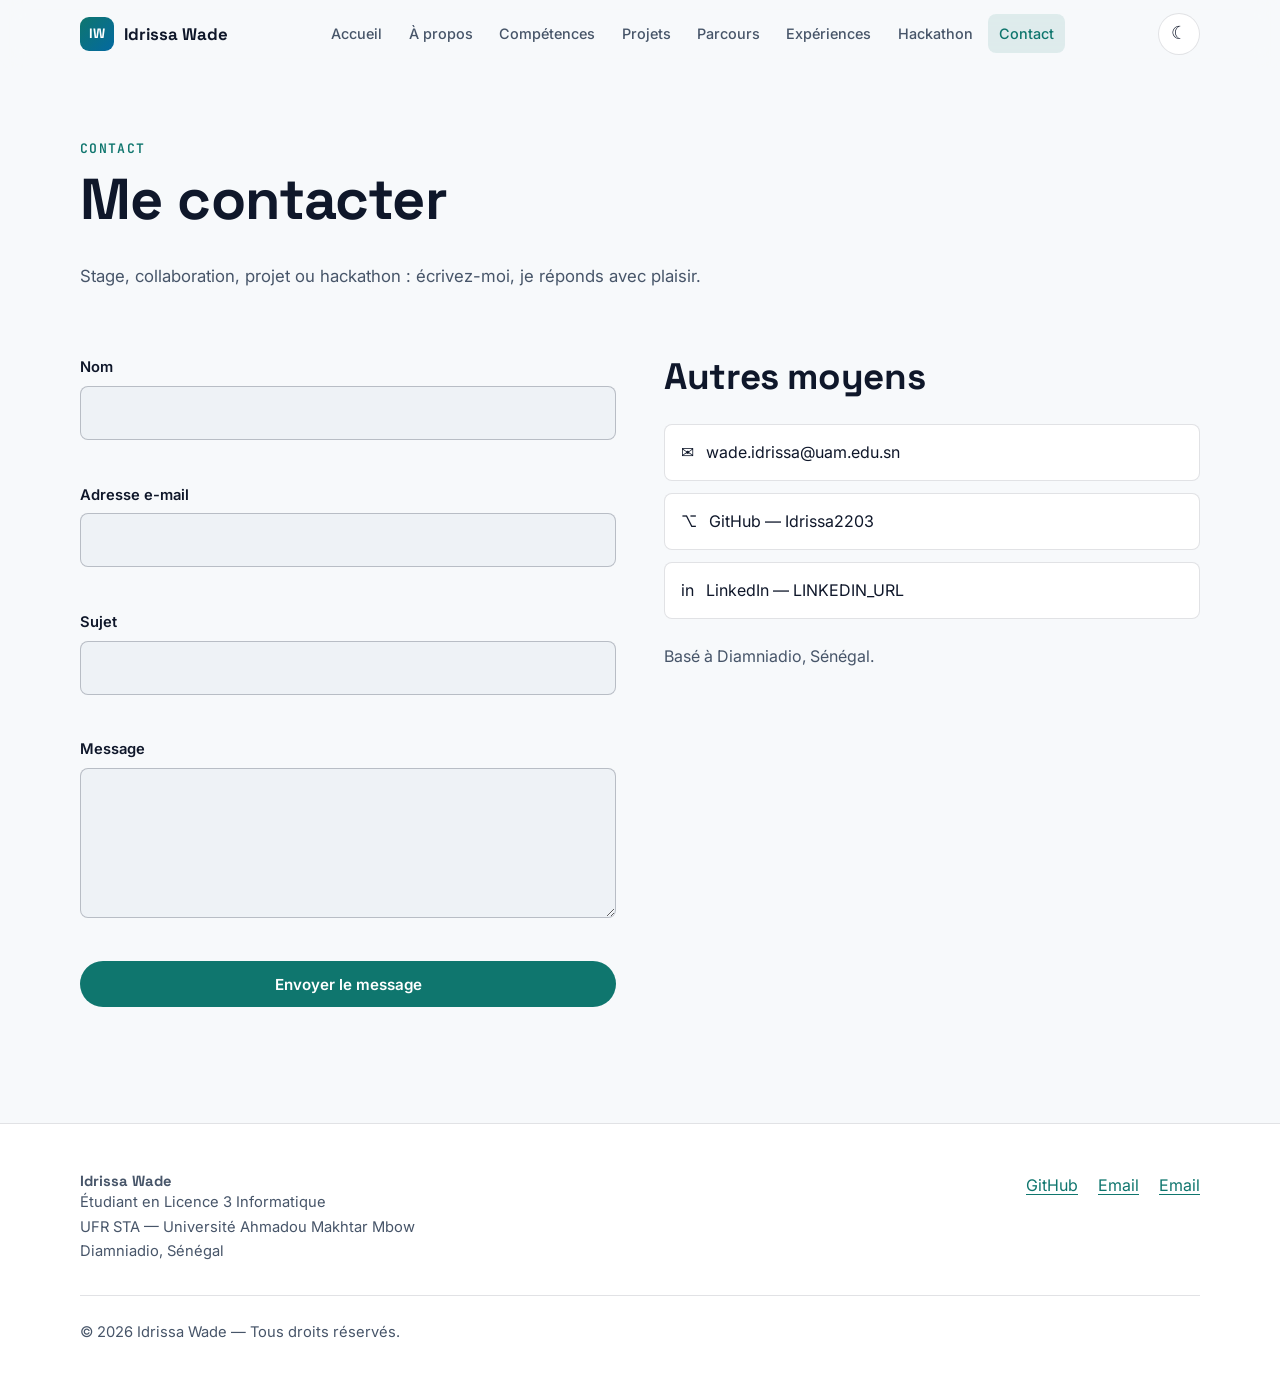
<file: pages/contact.html>
<!DOCTYPE html>
<html lang="fr">
<head>
  <meta charset="utf-8">
  <meta name="viewport" content="width=device-width, initial-scale=1">
  <script>
    (function () {
      var d = document.documentElement, t = null;
      d.classList.add("js");
      try { t = localStorage.getItem("theme"); } catch (e) {}
      d.setAttribute("data-theme", t || (window.matchMedia("(prefers-color-scheme: light)").matches ? "light" : "dark"));
    })();
  </script>

  <title>Contact | Idrissa Wade — Étudiant en Informatique &amp; Développeur</title>
  <meta name="description" content="Contacter Idrissa Wade pour un stage, une collaboration, un projet ou un hackathon.">
  <meta name="theme-color" content="#0b0f14">
  <meta property="og:type" content="website">
  <meta property="og:title" content="Contact | Idrissa Wade">
  <meta property="og:description" content="Stage, collaboration, projet ou hackathon : écrivez-moi.">
  <link rel="icon" href="../assets/favicon.svg" type="image/svg+xml">

  <link rel="preconnect" href="https://fonts.googleapis.com">
  <link rel="preconnect" href="https://fonts.gstatic.com" crossorigin>
  <link rel="stylesheet" href="https://fonts.googleapis.com/css2?family=Inter:wght@400;500;600&amp;family=JetBrains+Mono:wght@500;600;700&amp;family=Space+Grotesk:wght@500;600;700&amp;display=swap">
  <link rel="stylesheet" href="../css/base.css">
  <link rel="stylesheet" href="../css/components.css">
  <link rel="stylesheet" href="../css/layout.css">
</head>

<body>
  <a class="skip-link" href="#contenu">Aller au contenu</a>

  <header class="site-header">
    <div class="container header__inner">
      <a class="brand" href="../index.html" aria-label="Idrissa Wade — accueil">
        <span class="brand__mark" aria-hidden="true">IW</span>
        <span class="brand__name">Idrissa Wade</span>
      </a>
      <nav id="site-nav" class="nav" aria-label="Navigation principale">
        <ul class="nav__list">
          <li><a class="nav__link" href="../index.html#accueil">Accueil</a></li>
          <li><a class="nav__link" href="../index.html#a-propos">À propos</a></li>
          <li><a class="nav__link" href="../index.html#competences">Compétences</a></li>
          <li><a class="nav__link" href="projets.html">Projets</a></li>
          <li><a class="nav__link" href="parcours.html">Parcours</a></li>
          <li><a class="nav__link" href="../index.html#experiences">Expériences</a></li>
          <li><a class="nav__link" href="../index.html#hackathon">Hackathon</a></li>
          <li><a class="nav__link" href="contact.html" aria-current="page">Contact</a></li>
        </ul>
      </nav>
      <div class="header__actions">
        <button id="theme-toggle" class="icon-btn" type="button" aria-label="Changer de thème">☀</button>
        <button class="icon-btn nav-toggle" type="button" aria-expanded="false" aria-controls="site-nav" aria-label="Ouvrir le menu">
          <span class="nav-toggle__bars" aria-hidden="true"></span>
        </button>
      </div>
    </div>
  </header>

  <main id="contenu">
    <section class="page-hero">
      <div class="container">
        <span class="section__eyebrow">Contact</span>
        <h1>Me contacter</h1>
        <p>Stage, collaboration, projet ou hackathon : écrivez-moi, je réponds avec plaisir.</p>
      </div>
    </section>

    <section class="section" style="padding-top:2rem">
      <div class="container split">

        <form id="contact-form" class="form reveal" novalidate>
          <div class="form__group">
            <label for="name">Nom</label>
            <input id="name" name="name" type="text" autocomplete="name" required aria-describedby="name-error">
            <p id="name-error" class="field-error"></p>
          </div>
          <div class="form__group">
            <label for="email">Adresse e-mail</label>
            <input id="email" name="email" type="email" autocomplete="email" required aria-describedby="email-error">
            <p id="email-error" class="field-error"></p>
          </div>
          <div class="form__group">
            <label for="subject">Sujet</label>
            <input id="subject" name="subject" type="text" required aria-describedby="subject-error">
            <p id="subject-error" class="field-error"></p>
          </div>
          <div class="form__group">
            <label for="message">Message</label>
            <textarea id="message" name="message" required aria-describedby="message-error"></textarea>
            <p id="message-error" class="field-error"></p>
          </div>
          <button class="btn btn--primary" type="submit">Envoyer le message</button>
          <p id="form-status" class="form__status" role="status" aria-live="polite"></p>
        </form>

        <div class="reveal">
          <h2>Autres moyens</h2>
          <div class="contact-links">
            <a href="mailto:wade.idrissa@uam.edu.sn"><span aria-hidden="true">✉</span> wade.idrissa@uam.edu.sn</a>
            <a href="https://github.com/Idrissa2203" target="_blank" rel="noopener noreferrer"><span aria-hidden="true">⌥</span> GitHub — Idrissa2203</a>
            <a href="LINKEDIN_URL" target="_blank" rel="noopener noreferrer"><span aria-hidden="true">in</span> LinkedIn — LINKEDIN_URL</a>
          </div>
          <p style="color:var(--text-muted);margin-top:1.5rem">Basé à Diamniadio, Sénégal.</p>
        </div>
      </div>
    </section>
  </main>

  <footer class="site-footer">
    <div class="container footer__inner">
      <div>
        <p class="footer__name">Idrissa Wade</p>
        <p>Étudiant en Licence 3 Informatique</p>
        <p>UFR STA — Université Ahmadou Makhtar Mbow</p>
        <p>Diamniadio, Sénégal</p>
      </div>
      <nav class="footer__links" aria-label="Liens externes">
        <a href="https://github.com/Idrissa2203" target="_blank" rel="noopener noreferrer">GitHub</a>
        <a href="mailto:wade.idrissa@uam.edu.sn">Email</a>
        <a href="mailto:EMAIL">Email</a>
      </nav>
      <p class="footer__copy">© 2026 Idrissa Wade — Tous droits réservés.</p>
    </div>
  </footer>

  <button id="back-to-top" class="icon-btn back-to-top" type="button" aria-label="Retour en haut de la page">↑</button>

  <script src="../js/theme.js" defer></script>
  <script src="../js/nav.js" defer></script>
  <script src="../js/reveal.js" defer></script>
  <script src="../js/form.js" defer></script>
  <script src="../js/scroll-top.js" defer></script>
</body>
</html>
</file>
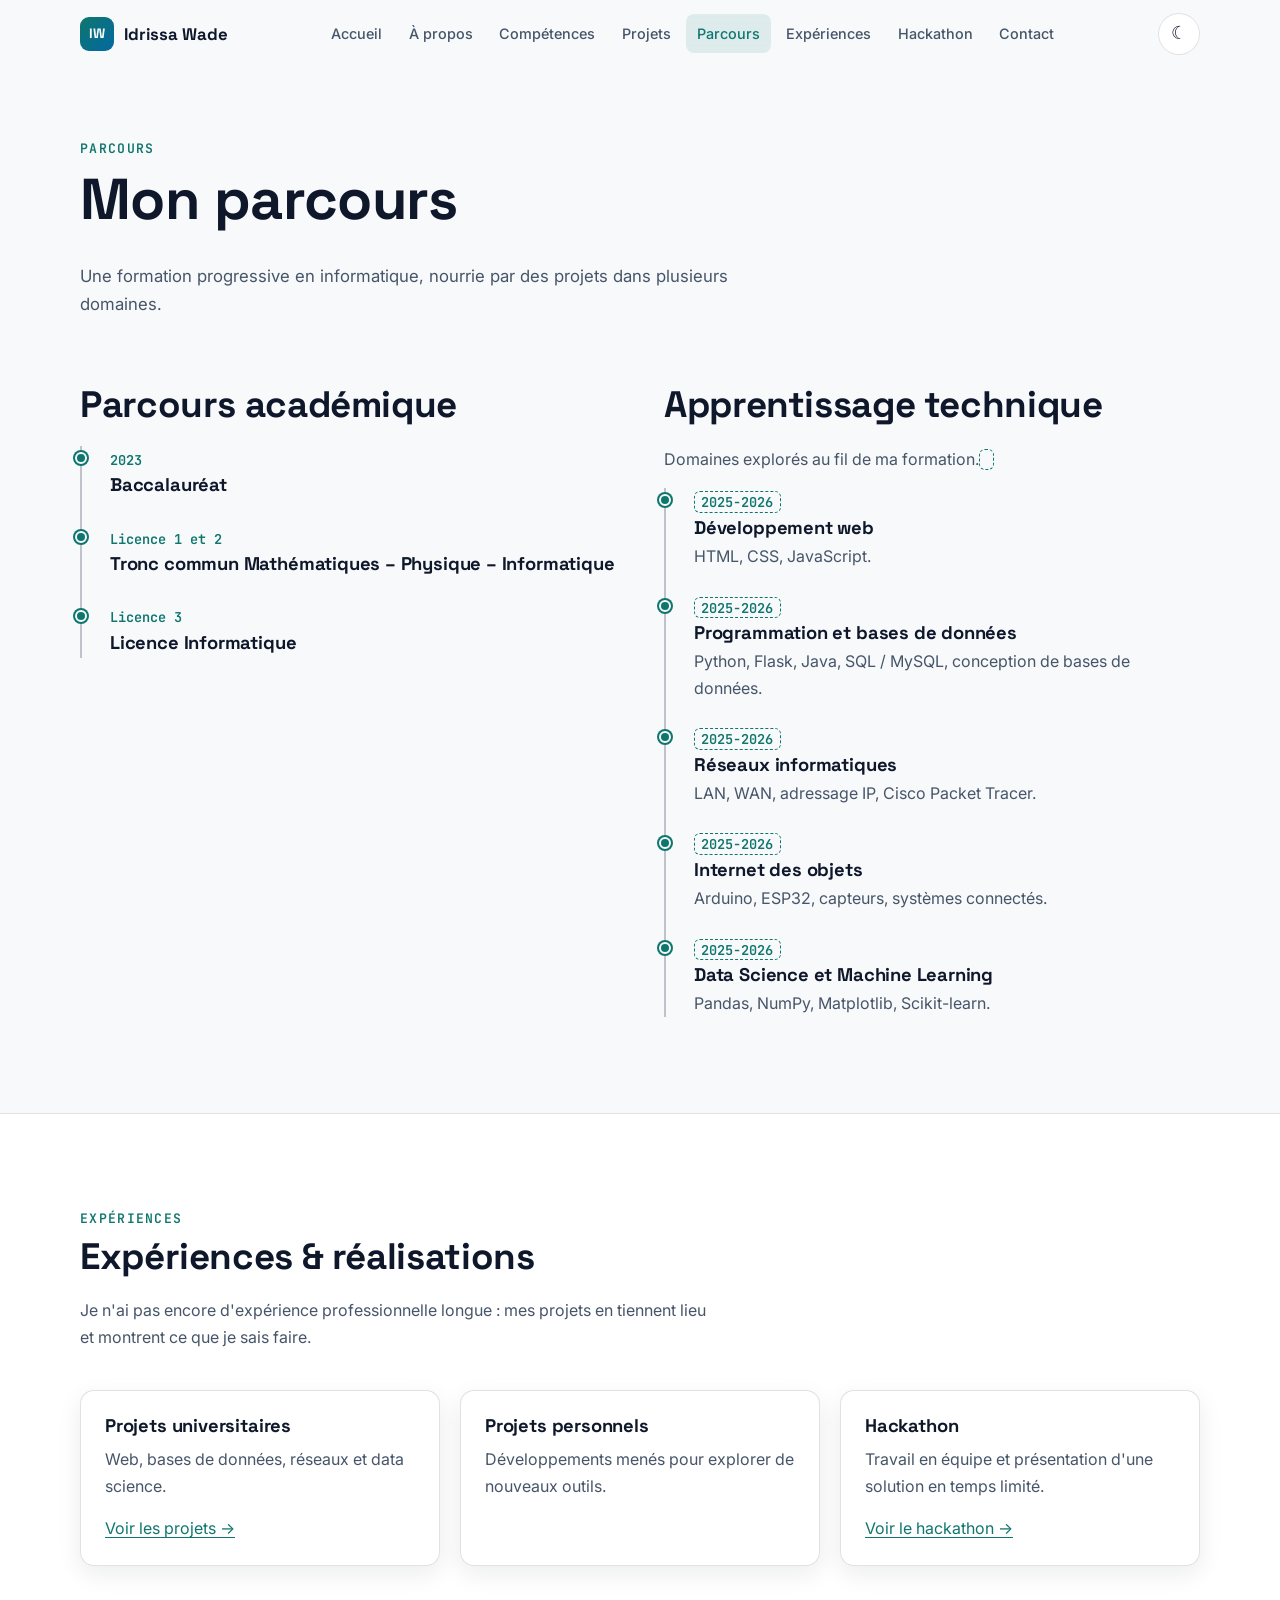
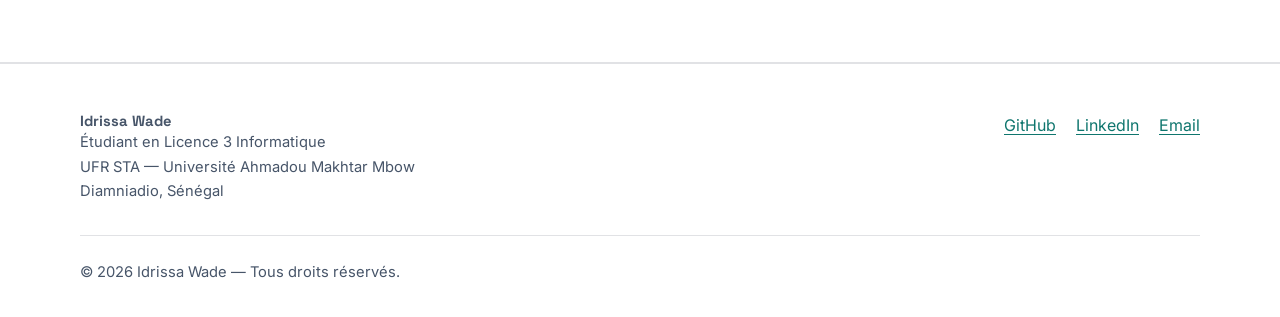
<file: pages/parcours.html>
<!DOCTYPE html>
<html lang="fr">
<head>
  <meta charset="utf-8">
  <meta name="viewport" content="width=device-width, initial-scale=1">
  <script>
    (function () {
      var d = document.documentElement, t = null;
      d.classList.add("js");
      try { t = localStorage.getItem("theme"); } catch (e) {}
      d.setAttribute("data-theme", t || (window.matchMedia("(prefers-color-scheme: light)").matches ? "light" : "dark"));
    })();
  </script>

  <title>Parcours | Idrissa Wade — Étudiant en Informatique &amp; Développeur</title>
  <meta name="description" content="Parcours d'Idrissa Wade : baccalauréat 2023, Licence Informatique à l'UFR STA de l'Université Ahmadou Makhtar Mbow, domaines techniques explorés.">
  <meta name="theme-color" content="#0b0f14">
  <meta property="og:type" content="website">
  <meta property="og:title" content="Parcours | Idrissa Wade">
  <meta property="og:description" content="Un parcours en informatique construit à travers la pratique et les projets.">
  <link rel="icon" href="../assets/favicon.svg" type="image/svg+xml">

  <link rel="preconnect" href="https://fonts.googleapis.com">
  <link rel="preconnect" href="https://fonts.gstatic.com" crossorigin>
  <link rel="stylesheet" href="https://fonts.googleapis.com/css2?family=Inter:wght@400;500;600&amp;family=JetBrains+Mono:wght@500;600;700&amp;family=Space+Grotesk:wght@500;600;700&amp;display=swap">
  <link rel="stylesheet" href="../css/base.css">
  <link rel="stylesheet" href="../css/components.css">
  <link rel="stylesheet" href="../css/layout.css">
</head>

<body>
  <a class="skip-link" href="#contenu">Aller au contenu</a>

  <header class="site-header">
    <div class="container header__inner">
      <a class="brand" href="../index.html" aria-label="Idrissa Wade — accueil">
        <span class="brand__mark" aria-hidden="true">IW</span>
        <span class="brand__name">Idrissa Wade</span>
      </a>
      <nav id="site-nav" class="nav" aria-label="Navigation principale">
        <ul class="nav__list">
          <li><a class="nav__link" href="../index.html#accueil">Accueil</a></li>
          <li><a class="nav__link" href="../index.html#a-propos">À propos</a></li>
          <li><a class="nav__link" href="../index.html#competences">Compétences</a></li>
          <li><a class="nav__link" href="projets.html">Projets</a></li>
          <li><a class="nav__link" href="parcours.html" aria-current="page">Parcours</a></li>
          <li><a class="nav__link" href="../index.html#experiences">Expériences</a></li>
          <li><a class="nav__link" href="../index.html#hackathon">Hackathon</a></li>
          <li><a class="nav__link" href="contact.html">Contact</a></li>
        </ul>
      </nav>
      <div class="header__actions">
        <button id="theme-toggle" class="icon-btn" type="button" aria-label="Changer de thème">☀</button>
        <button class="icon-btn nav-toggle" type="button" aria-expanded="false" aria-controls="site-nav" aria-label="Ouvrir le menu">
          <span class="nav-toggle__bars" aria-hidden="true"></span>
        </button>
      </div>
    </div>
  </header>

  <main id="contenu">
    <section class="page-hero">
      <div class="container">
        <span class="section__eyebrow">Parcours</span>
        <h1>Mon parcours</h1>
        <p>Une formation progressive en informatique, nourrie par des projets dans plusieurs domaines.</p>
      </div>
    </section>

    <section class="section" style="padding-top:2rem">
      <div class="container split">

        <div class="reveal">
          <h2>Parcours académique</h2>
          <ol class="timeline">
            <li class="timeline__item"><span class="timeline__date">2023</span><h3>Baccalauréat</h3></li>
            <li class="timeline__item"><span class="timeline__date">Licence 1 et 2</span><h3>Tronc commun Mathématiques – Physique – Informatique</h3></li>
            <li class="timeline__item"><span class="timeline__date">Licence 3</span><h3>Licence Informatique</h3></li>
          </ol>
        </div>

        <!-- Les périodes sont à compléter par toi : on ne devine pas les dates. -->
        <div class="reveal">
          <h2>Apprentissage technique</h2>
          <p style="color:var(--text-muted)">Domaines explorés au fil de ma formation. <span class="todo"></span></p>
          <ol class="timeline">
            <li class="timeline__item"><span class="timeline__date todo">2025-2026</span><h3>Développement web</h3><p>HTML, CSS, JavaScript.</p></li>
            <li class="timeline__item"><span class="timeline__date todo">2025-2026</span><h3>Programmation et bases de données</h3><p>Python, Flask, Java, SQL / MySQL, conception de bases de données.</p></li>
            <li class="timeline__item"><span class="timeline__date todo">2025-2026</span><h3>Réseaux informatiques</h3><p>LAN, WAN, adressage IP, Cisco Packet Tracer.</p></li>
            <li class="timeline__item"><span class="timeline__date todo">2025-2026</span><h3>Internet des objets</h3><p>Arduino, ESP32, capteurs, systèmes connectés.</p></li>
            <li class="timeline__item"><span class="timeline__date todo">2025-2026</span><h3>Data Science et Machine Learning</h3><p>Pandas, NumPy, Matplotlib, Scikit-learn.</p></li>
          </ol>
        </div>
      </div>
    </section>

    <section class="section section--alt">
      <div class="container">
        <div class="section__head reveal">
          <span class="section__eyebrow">Expériences</span>
          <h2>Expériences &amp; réalisations</h2>
          <p>Je n'ai pas encore d'expérience professionnelle longue : mes projets en tiennent lieu et montrent ce que je sais faire.</p>
        </div>
        <div class="grid grid--3">
          <article class="card reveal"><h3>Projets universitaires</h3><p>Web, bases de données, réseaux et data science.</p><p><a href="projets.html">Voir les projets →</a></p></article>
          <article class="card reveal"><h3>Projets personnels</h3><p>Développements menés pour explorer de nouveaux outils.</p></article>
          <article class="card reveal"><h3>Hackathon</h3><p>Travail en équipe et présentation d'une solution en temps limité.</p><p><a href="../index.html#hackathon">Voir le hackathon →</a></p></article>
        </div>
      </div>
    </section>
  </main>

  <footer class="site-footer">
    <div class="container footer__inner">
      <div>
        <p class="footer__name">Idrissa Wade</p>
        <p>Étudiant en Licence 3 Informatique</p>
        <p>UFR STA — Université Ahmadou Makhtar Mbow</p>
        <p>Diamniadio, Sénégal</p>
      </div>
      <nav class="footer__links" aria-label="Liens externes">
        <a href="GITHUB_URL" target="_blank" rel="noopener noreferrer">GitHub</a>
        <a href="LINKEDIN_URL" target="_blank" rel="noopener noreferrer">LinkedIn</a>
        <a href="mailto:EMAIL">Email</a>
      </nav>
      <p class="footer__copy">© 2026 Idrissa Wade — Tous droits réservés.</p>
    </div>
  </footer>

  <button id="back-to-top" class="icon-btn back-to-top" type="button" aria-label="Retour en haut de la page">↑</button>

  <script src="../js/theme.js" defer></script>
  <script src="../js/nav.js" defer></script>
  <script src="../js/reveal.js" defer></script>
  <script src="../js/scroll-top.js" defer></script>
</body>
</html>
</file>
<file: css/base.css>
/* ==========================================================================
   base.css — Variables (couleurs, polices), reset, typographie, thèmes
   Pour changer la couleur d'accent : modifie --accent et --accent-2 ci-dessous.
   ========================================================================== */

:root {
  /* Thème sombre (par défaut) */
  --bg: #0b0f14;
  --surface: #121821;
  --surface-2: #18202b;
  --border: rgba(255, 255, 255, 0.09);
  --border-strong: rgba(255, 255, 255, 0.18);
  --text: #e6eaf0;
  --text-muted: #9aa4b2;
  --accent: #2dd4bf;
  --accent-2: #38bdf8;
  --accent-ink: #04201c; /* texte placé sur fond accent */
  --accent-soft: rgba(45, 212, 191, 0.12);
  --header-bg: rgba(11, 15, 20, 0.72);
  --shadow: 0 8px 30px rgba(0, 0, 0, 0.35);

  --radius: 14px;
  --radius-sm: 8px;
  --container: 1120px;
  --header-h: 68px;

  --font-title: "Space Grotesk", system-ui, -apple-system, "Segoe UI", sans-serif;
  --font-body: "Inter", system-ui, -apple-system, "Segoe UI", sans-serif;
  --font-mono: "JetBrains Mono", ui-monospace, "Cascadia Code", Consolas, monospace;
}

/* Thème clair */
:root[data-theme="light"] {
  --bg: #f7f9fb;
  --surface: #ffffff;
  --surface-2: #eef2f6;
  --border: rgba(15, 23, 42, 0.12);
  --border-strong: rgba(15, 23, 42, 0.24);
  --text: #0f172a;
  --text-muted: #475569;
  --accent: #0f766e;
  --accent-2: #0369a1;
  --accent-ink: #ffffff;
  --accent-soft: rgba(15, 118, 110, 0.1);
  --header-bg: rgba(247, 249, 251, 0.82);
  --shadow: 0 8px 24px rgba(15, 23, 42, 0.08);
}

/* ---------- Reset léger ---------- */
*,
*::before,
*::after {
  box-sizing: border-box;
}

html {
  scroll-behavior: smooth;
  scroll-padding-top: calc(var(--header-h) + 12px);
  -webkit-text-size-adjust: 100%;
  color-scheme: dark;
}
html[data-theme="light"] {
  color-scheme: light;
}

body {
  margin: 0;
  background: var(--bg);
  color: var(--text);
  font-family: var(--font-body);
  font-size: 1rem;
  line-height: 1.65;
  -webkit-font-smoothing: antialiased;
  transition: background-color 0.25s ease, color 0.25s ease;
}

img,
svg {
  display: block;
  max-width: 100%;
  height: auto;
}

h1,
h2,
h3,
h4 {
  font-family: var(--font-title);
  line-height: 1.2;
  margin: 0 0 0.5em;
  letter-spacing: -0.01em;
}
h1 { font-size: clamp(2.1rem, 5.5vw, 3.6rem); }
h2 { font-size: clamp(1.6rem, 3.5vw, 2.3rem); }
h3 { font-size: 1.15rem; }

p { margin: 0 0 1em; }
ul,
ol { margin: 0; padding: 0; list-style: none; }

a {
  color: var(--accent);
  text-decoration-thickness: 1px;
  text-underline-offset: 3px;
}
a:hover { text-decoration-thickness: 2px; }

/* Focus clavier bien visible */
:focus-visible {
  outline: 3px solid var(--accent-2);
  outline-offset: 3px;
  border-radius: 4px;
}

/* Lien d'évitement (accessibilité) */
.skip-link {
  position: absolute;
  left: 1rem;
  top: -4rem;
  z-index: 100;
  background: var(--accent);
  color: var(--accent-ink);
  padding: 0.6rem 1rem;
  border-radius: var(--radius-sm);
  font-weight: 600;
  text-decoration: none;
}
.skip-link:focus { top: 1rem; }

/* Texte réservé aux lecteurs d'écran */
.sr-only {
  position: absolute;
  width: 1px;
  height: 1px;
  overflow: hidden;
  clip: rect(0 0 0 0);
  white-space: nowrap;
}

/* Respect des préférences « réduire les animations » */
@media (prefers-reduced-motion: reduce) {
  html { scroll-behavior: auto; }
  *,
  *::before,
  *::after {
    animation-duration: 0.01ms !important;
    transition-duration: 0.01ms !important;
  }
}
</file>
<file: css/components.css>
/* ==========================================================================
   components.css — Boutons, cartes, badges, compétences, projets,
   timeline, hackathon, formulaire
   ========================================================================== */

/* ---------- Boutons ---------- */
.btn {
  display: inline-flex;
  align-items: center;
  justify-content: center;
  gap: 0.5rem;
  padding: 0.8rem 1.4rem;
  border-radius: 999px;
  border: 1px solid transparent;
  font: 600 0.95rem var(--font-body);
  text-decoration: none;
  cursor: pointer;
  transition: transform 0.15s ease, background-color 0.2s ease, border-color 0.2s ease;
}
.btn:hover { transform: translateY(-2px); text-decoration: none; }
.btn--primary { background: var(--accent); color: var(--accent-ink); }
.btn--primary:hover { background: var(--accent-2); }
.btn--ghost { border-color: var(--border-strong); color: var(--text); background: transparent; }
.btn--ghost:hover { border-color: var(--accent); color: var(--accent); }
.btn--text { padding-inline: 0.2rem; color: var(--accent); }

.icon-btn {
  display: inline-grid;
  place-items: center;
  width: 42px;
  height: 42px;
  border-radius: 50%;
  border: 1px solid var(--border);
  background: var(--surface);
  color: var(--text);
  font-size: 1.1rem;
  cursor: pointer;
  transition: border-color 0.2s ease;
}
.icon-btn:hover { border-color: var(--accent); }

/* ---------- Cartes ---------- */
.card {
  background: var(--surface);
  border: 1px solid var(--border);
  border-radius: var(--radius);
  padding: 1.5rem;
  box-shadow: var(--shadow);
  transition: transform 0.2s ease, border-color 0.2s ease;
}
.card:hover { border-color: var(--border-strong); transform: translateY(-3px); }
.card__icon {
  display: inline-grid;
  place-items: center;
  width: 44px;
  height: 44px;
  margin-bottom: 1rem;
  border-radius: 12px;
  background: var(--accent-soft);
  font-size: 1.3rem;
}
.card p:last-child { margin-bottom: 0; }
.card p { color: var(--text-muted); }

.stat { text-align: center; }
.stat__value {
  display: block;
  font: 700 1.9rem var(--font-title);
  color: var(--accent);
}
.stat__label { color: var(--text-muted); font-size: 0.9rem; }

/* ---------- Badges / tags ---------- */
.tags { display: flex; flex-wrap: wrap; gap: 0.4rem; }
.tag {
  padding: 0.2rem 0.65rem;
  border-radius: 999px;
  border: 1px solid var(--border);
  background: var(--surface-2);
  font: 500 0.78rem var(--font-mono);
  color: var(--text);
}
.badge {
  display: inline-block;
  padding: 0.2rem 0.7rem;
  border-radius: 999px;
  background: var(--accent-soft);
  color: var(--accent);
  border: 1px solid var(--accent);
  font: 600 0.75rem var(--font-body);
}
.badge--todo { border-style: dashed; }

/* Champ à compléter */
.todo {
  padding: 0.05rem 0.4rem;
  border: 1px dashed var(--accent);
  border-radius: 6px;
  color: var(--accent);
  font-family: var(--font-mono);
  font-size: 0.85em;
}

/* ---------- Compétences ---------- */
.skills-legend {
  display: flex;
  flex-wrap: wrap;
  gap: 0.5rem 1.5rem;
  margin-bottom: 2rem;
  color: var(--text-muted);
  font-size: 0.88rem;
}
.skill-list { display: grid; gap: 0.55rem; margin-top: 1rem; }
.skill {
  display: flex;
  justify-content: space-between;
  align-items: center;
  gap: 0.75rem;
  padding: 0.5rem 0.75rem;
  border-radius: var(--radius-sm);
  background: var(--surface-2);
  font-size: 0.92rem;
}
.skill__level {
  display: inline-flex;
  align-items: center;
  gap: 0.4rem;
  color: var(--text-muted);
  font-size: 0.76rem;
  text-align: right;
}
/* Les points s'ajoutent au texte : le niveau n'est jamais donné par la couleur seule */
.skill[data-level="1"] .skill__level::before { content: "●○○" / ""; color: var(--accent); letter-spacing: 1px; }
.skill[data-level="2"] .skill__level::before { content: "●●○" / ""; color: var(--accent); letter-spacing: 1px; }
.skill[data-level="3"] .skill__level::before { content: "●●●" / ""; color: var(--accent); letter-spacing: 1px; }

/* ---------- Filtres ---------- */
.filters { display: flex; flex-wrap: wrap; gap: 0.5rem; margin-bottom: 2rem; }
.filter-btn {
  padding: 0.5rem 1.1rem;
  border-radius: 999px;
  border: 1px solid var(--border-strong);
  background: transparent;
  color: var(--text);
  font: 500 0.9rem var(--font-body);
  cursor: pointer;
  transition: background-color 0.2s ease, color 0.2s ease;
}
.filter-btn:hover { border-color: var(--accent); }
.filter-btn[aria-pressed="true"] {
  background: var(--accent);
  border-color: var(--accent);
  color: var(--accent-ink);
  font-weight: 700;
}

/* ---------- Cartes projet ---------- */
.project-card {
  display: flex;
  flex-direction: column;
  overflow: hidden;
  padding: 0;
}
.project-card[hidden] { display: none; }
.project-card__media {
  position: relative;
  aspect-ratio: 16 / 9;
  display: grid;
  place-items: center;
  background:
    linear-gradient(135deg, var(--accent-soft), rgba(56, 189, 248, 0.1)),
    var(--surface-2);
  border-bottom: 1px solid var(--border);
  font: 600 0.8rem var(--font-mono);
  color: var(--text-muted);
  letter-spacing: 0.08em;
  text-transform: uppercase;
}
/* Si tu ajoutes une capture dans images/projets/, elle recouvre le fond */
.project-card__media img {
  position: absolute;
  inset: 0;
  width: 100%;
  height: 100%;
  object-fit: cover;
}
.project-card__body {
  display: flex;
  flex-direction: column;
  gap: 0.75rem;
  flex: 1;
  padding: 1.5rem;
}
.project-card__head { display: flex; justify-content: space-between; align-items: flex-start; gap: 0.75rem; }
.project-card__head h3 { margin: 0; }
.project-card__body p { margin: 0; color: var(--text-muted); }
.project-card__body strong { color: var(--text); }
.project-card__list { list-style: disc; padding-left: 1.1rem; color: var(--text-muted); font-size: 0.93rem; }
.project-card__links { display: flex; flex-wrap: wrap; gap: 1rem; margin-top: auto; padding-top: 0.5rem; }
.filter-status { color: var(--text-muted); font-size: 0.88rem; margin-top: -1rem; margin-bottom: 1.5rem; }

/* ---------- Timeline ---------- */
.timeline {
  position: relative;
  display: grid;
  gap: 1.5rem;
  padding-left: 1.75rem;
  border-left: 2px solid var(--border-strong);
}
.timeline__item { position: relative; }
.timeline__item::before {
  content: "";
  position: absolute;
  left: calc(-1.75rem - 7px);
  top: 0.4rem;
  width: 12px;
  height: 12px;
  border-radius: 50%;
  background: var(--accent);
  border: 2px solid var(--bg);
  box-shadow: 0 0 0 2px var(--accent);
}
.timeline__date { font: 600 0.85rem var(--font-mono); color: var(--accent); }
.timeline__item h3 { margin: 0.15rem 0 0.25rem; }
.timeline__item p { color: var(--text-muted); margin: 0; }

/* ---------- Hackathon (section visuellement distincte) ---------- */
.hackathon {
  position: relative;
  padding: clamp(1.5rem, 4vw, 3rem);
  border-radius: calc(var(--radius) + 6px);
  border: 2px dashed var(--accent);
  background:
    radial-gradient(circle at top right, var(--accent-soft), transparent 55%),
    var(--surface);
}
.hackathon__label {
  display: inline-block;
  margin-bottom: 1rem;
  padding: 0.25rem 0.8rem;
  border-radius: 6px;
  background: var(--accent);
  color: var(--accent-ink);
  font: 700 0.78rem var(--font-mono);
  letter-spacing: 0.1em;
  text-transform: uppercase;
}
.hackathon__grid { display: grid; gap: 1rem 2rem; grid-template-columns: repeat(auto-fit, minmax(240px, 1fr)); margin-top: 1.5rem; }
.hackathon__field dt { font: 600 0.8rem var(--font-mono); color: var(--accent); text-transform: uppercase; letter-spacing: 0.06em; }
.hackathon__field dd { margin: 0.2rem 0 0; color: var(--text); }

/* ---------- Formulaire ---------- */
.form { display: grid; gap: 1.25rem; }
.form__group { display: grid; gap: 0.4rem; }
.form label { font-weight: 600; font-size: 0.92rem; }
.form input,
.form textarea {
  width: 100%;
  padding: 0.8rem 1rem;
  border-radius: var(--radius-sm);
  border: 1px solid var(--border-strong);
  background: var(--surface-2);
  color: var(--text);
  font: inherit;
}
.form textarea { min-height: 150px; resize: vertical; }
.form input:focus-visible,
.form textarea:focus-visible { outline-offset: 1px; border-color: var(--accent-2); }
.form [aria-invalid="true"] { border-color: #f87171; border-width: 2px; }
.field-error {
  margin: 0;
  min-height: 1.2em;
  color: #f87171;
  font-size: 0.85rem;
}
:root[data-theme="light"] .field-error { color: #b91c1c; }
.field-error:not(:empty)::before { content: "⚠ "; }
.form__status { margin: 0; font-weight: 600; }
.form__status--ok { color: var(--accent); }
.form__status--error { color: #f87171; }
/* ---------- Hackathon : photo + souvenirs ---------- */
.hackathon__top { display: flex; align-items: center; gap: 2rem; flex-wrap: wrap; }
.hackathon__me {
  flex: 0 0 auto;
  width: 160px;
  aspect-ratio: 1;
  margin: 0;
  border-radius: 50%;
  border: 3px solid var(--accent);
  background: var(--accent-soft);
  overflow: hidden;
}
.hackathon__me img { width: 100%; height: 100%; object-fit: cover; object-position: center 20%; }
.hackathon__sub { margin-top: 2.5rem; }

.souvenirs { display: grid; gap: 1rem; grid-template-columns: repeat(auto-fit, minmax(min(100%, 240px), 1fr)); }
.souvenir {
  margin: 0;
  overflow: hidden;
  border-radius: var(--radius-sm);
  border: 1px solid var(--border);
  background: var(--surface-2);
}
.souvenir img { width: 100%; aspect-ratio: 4 / 3; object-fit: cover; transition: transform 0.3s ease; }
.souvenir:hover img { transform: scale(1.04); }
.souvenir figcaption { padding: 0.6rem 0.8rem; color: var(--text-muted); font-size: 0.85rem; }

.hackathon + .hackathon { margin-top: 2rem; }
.hackathon__title { margin: 0 0 0.5rem; font-size: 1.5rem; }
/* ---------- Cartes hackathon ---------- */
.hack-card { padding: 0; overflow: hidden; display: flex; flex-direction: column; }
.hack-card__img {
  width: 100%;
  aspect-ratio: 16 / 10;
  object-fit: cover;
  object-position: center 25%;
  background: var(--accent-soft);
  border-bottom: 1px solid var(--border);
}
.hack-card__body { display: flex; flex-direction: column; gap: 0.6rem; padding: 1.25rem 1.5rem 1.5rem; flex: 1; }
.hack-card__body > * { margin: 0; }
.hack-card__meta { font: 600 0.8rem var(--font-mono); color: var(--accent); text-transform: uppercase; letter-spacing: 0.06em; }
.hack-card__place { color: var(--text-muted); font-size: 0.9rem; }
.hack-card details { font-size: 0.92rem; }
.hack-card summary { cursor: pointer; color: var(--accent); font-weight: 600; }
.hack-card .hackathon__grid { grid-template-columns: 1fr; margin-top: 1rem; }
.hack-card__link { margin-top: auto; padding-top: 0.5rem; font-weight: 600; }

.souvenir-group { margin-top: 2.5rem; }
.souvenir-group h4 { margin-bottom: 1rem; }
.hack-grid { grid-template-columns: repeat(auto-fill, minmax(min(100%, 320px), 1fr)); }
.hack-card__img { max-height: 260px; }
</file>
<file: css/layout.css>
/* ==========================================================================
   layout.css — Header, navigation, hero, sections, grilles, footer, responsive
   ========================================================================== */

.container {
  width: min(100% - 2rem, var(--container));
  margin-inline: auto;
}

/* ---------- Header sticky ---------- */
.site-header {
  position: sticky;
  top: 0;
  z-index: 50;
  height: var(--header-h);
  background: var(--header-bg);
  backdrop-filter: blur(12px);
  -webkit-backdrop-filter: blur(12px);
  border-bottom: 1px solid transparent;
  transition: border-color 0.25s ease, box-shadow 0.25s ease, height 0.25s ease;
}
/* Classe ajoutée en JavaScript quand on fait défiler la page */
.site-header.is-scrolled {
  border-bottom-color: var(--border);
  box-shadow: 0 4px 20px rgba(0, 0, 0, 0.18);
}
.header__inner {
  height: 100%;
  display: flex;
  align-items: center;
  justify-content: space-between;
  gap: 1rem;
}
.brand {
  display: inline-flex;
  align-items: center;
  gap: 0.6rem;
  color: var(--text);
  font: 700 1.05rem var(--font-title);
  text-decoration: none;
}
.brand__mark {
  display: inline-grid;
  place-items: center;
  width: 34px;
  height: 34px;
  border-radius: 9px;
  background: linear-gradient(135deg, var(--accent), var(--accent-2));
  color: var(--accent-ink);
  font-size: 0.85rem;
}

.nav__list { display: flex; gap: 0.25rem; }
.nav__link {
  display: block;
  padding: 0.45rem 0.7rem;
  border-radius: 8px;
  color: var(--text-muted);
  font-size: 0.9rem;
  font-weight: 500;
  text-decoration: none;
  transition: color 0.2s ease, background-color 0.2s ease;
}
.nav__link:hover { color: var(--text); background: var(--surface-2); text-decoration: none; }
.nav__link.is-active,
.nav__link[aria-current="page"] { color: var(--accent); background: var(--accent-soft); }

.header__actions { display: flex; align-items: center; gap: 0.5rem; }
.nav-toggle { display: none; }
.nav-toggle__bars,
.nav-toggle__bars::before,
.nav-toggle__bars::after {
  display: block;
  width: 18px;
  height: 2px;
  background: currentColor;
  border-radius: 2px;
  transition: transform 0.2s ease, opacity 0.2s ease;
}
.nav-toggle__bars { position: relative; }
.nav-toggle__bars::before,
.nav-toggle__bars::after { content: ""; position: absolute; left: 0; }
.nav-toggle__bars::before { top: -6px; }
.nav-toggle__bars::after { top: 6px; }
.nav-toggle[aria-expanded="true"] .nav-toggle__bars { background: transparent; }
.nav-toggle[aria-expanded="true"] .nav-toggle__bars::before { top: 0; transform: rotate(45deg); }
.nav-toggle[aria-expanded="true"] .nav-toggle__bars::after { top: 0; transform: rotate(-45deg); }

/* ---------- Sections ---------- */
.section { padding: clamp(3.5rem, 8vw, 6rem) 0; }
.section--alt { background: var(--surface); border-block: 1px solid var(--border); }
.section__head { max-width: 640px; margin-bottom: 2.5rem; }
.section__eyebrow {
  display: block;
  margin-bottom: 0.5rem;
  color: var(--accent);
  font: 600 0.82rem var(--font-mono);
  letter-spacing: 0.1em;
  text-transform: uppercase;
}
.section__head p { color: var(--text-muted); }

.grid { display: grid; gap: 1.25rem; }
.grid--2 { grid-template-columns: repeat(auto-fit, minmax(min(100%, 300px), 1fr)); }
.grid--3 { grid-template-columns: repeat(auto-fit, minmax(min(100%, 260px), 1fr)); }
.grid--4 { grid-template-columns: repeat(auto-fit, minmax(min(100%, 200px), 1fr)); }
.split { display: grid; gap: 3rem; grid-template-columns: 1fr 1fr; align-items: start; }

/* ---------- Hero ---------- */
.hero {
  position: relative;
  padding: clamp(3rem, 9vw, 7rem) 0 clamp(3rem, 8vw, 5rem);
  overflow: hidden;
}
/* Grille de points discrète (clin d'œil aux circuits électroniques) */
.hero::before {
  content: "";
  position: absolute;
  inset: 0;
  background-image: radial-gradient(var(--border-strong) 1px, transparent 1px);
  background-size: 26px 26px;
  mask-image: radial-gradient(ellipse at 70% 40%, #000 0%, transparent 70%);
  -webkit-mask-image: radial-gradient(ellipse at 70% 40%, #000 0%, transparent 70%);
  pointer-events: none;
}
.hero__inner {
  position: relative;
  display: grid;
  gap: 3rem;
  grid-template-columns: 1.4fr 1fr;
  align-items: center;
}
.hero__hello { color: var(--accent); font: 600 1rem var(--font-mono); margin-bottom: 0.75rem; }
.hero h1 .gradient {
  background: linear-gradient(90deg, var(--accent), var(--accent-2));
  -webkit-background-clip: text;
  background-clip: text;
  color: transparent;
}
.hero__role { font: 500 1.1rem var(--font-title); color: var(--text-muted); margin-bottom: 1.25rem; }
.hero__intro { max-width: 58ch; color: var(--text-muted); font-size: 1.05rem; }
.hero__cta { display: flex; flex-wrap: wrap; gap: 0.75rem; margin-top: 1.75rem; }

.hero__photo {
  position: relative;
  justify-self: center;
  width: min(100%, 320px);
  aspect-ratio: 1;
  margin: 0;
  border-radius: 28px;
  border: 1px solid var(--border-strong);
  background: linear-gradient(135deg, var(--accent-soft), var(--surface-2));
  box-shadow: var(--shadow);
  overflow: hidden;
}
.hero__initials {
  position: absolute;
  inset: 0;
  display: grid;
  place-items: center;
  font: 700 4.5rem var(--font-title);
  color: var(--accent);
  opacity: 0.55;
}
.hero__photo img { position: absolute; inset: 0; width: 100%; height: 100%; object-fit: cover; object-position: center 20%; }

/* En-tête des pages secondaires */
.page-hero { padding: clamp(2.5rem, 6vw, 4.5rem) 0 1rem; }
.page-hero p { max-width: 60ch; color: var(--text-muted); font-size: 1.05rem; }

/* ---------- Contact ---------- */
.contact-links { display: grid; gap: 0.75rem; margin-top: 1.5rem; }
.contact-links a {
  display: flex;
  align-items: center;
  gap: 0.75rem;
  padding: 0.9rem 1rem;
  border-radius: var(--radius-sm);
  border: 1px solid var(--border);
  background: var(--surface);
  color: var(--text);
  text-decoration: none;
}
.contact-links a:hover { border-color: var(--accent); }

/* ---------- Footer ---------- */
.site-footer { padding: 3rem 0 2rem; border-top: 1px solid var(--border); background: var(--surface); }
.footer__inner { display: flex; flex-wrap: wrap; justify-content: space-between; gap: 2rem; }
.footer__name { font: 700 1.15rem var(--font-title); margin-bottom: 0.25rem; }
.site-footer p { margin: 0; color: var(--text-muted); font-size: 0.92rem; }
.footer__links { display: flex; flex-wrap: wrap; gap: 1.25rem; align-items: flex-start; }
.footer__copy { width: 100%; margin-top: 1rem; padding-top: 1.5rem; border-top: 1px solid var(--border); }

/* ---------- Bouton retour en haut ---------- */
.back-to-top {
  position: fixed;
  right: 1.25rem;
  bottom: 1.25rem;
  z-index: 40;
  opacity: 0;
  visibility: hidden;
  transform: translateY(10px);
  transition: opacity 0.25s ease, transform 0.25s ease, visibility 0.25s;
  background: var(--accent);
  color: var(--accent-ink);
  border-color: var(--accent);
  font-weight: 700;
}
.back-to-top.is-visible { opacity: 1; visibility: visible; transform: none; }

/* ---------- Apparition au défilement (sans JS, tout reste visible) ---------- */
.js .reveal { opacity: 0; transform: translateY(16px); transition: opacity 0.6s ease, transform 0.6s ease; }
.js .reveal.is-visible { opacity: 1; transform: none; }

/* ---------- Responsive ---------- */
@media (max-width: 1024px) {
  .nav__link { padding-inline: 0.5rem; font-size: 0.85rem; }
}

@media (max-width: 900px) {
  .hero__inner,
  .split { grid-template-columns: 1fr; }
  .hero__photo { order: -1; width: min(70%, 240px); }

  /* Menu mobile : actif seulement si JavaScript est disponible */
  .js .nav-toggle { display: inline-grid; }
  .js .nav {
    position: fixed;
    inset: var(--header-h) 0 auto 0;
    max-height: calc(100dvh - var(--header-h));
    overflow-y: auto;
    padding: 1rem;
    background: var(--bg);
    border-bottom: 1px solid var(--border);
    box-shadow: var(--shadow);
    transform: translateY(-110%);
    visibility: hidden;
    transition: transform 0.25s ease, visibility 0.25s;
  }
  .js .nav.is-open { transform: none; visibility: visible; }
  .js .nav__list { flex-direction: column; gap: 0.25rem; }
  .js .nav__link { padding: 0.8rem 1rem; font-size: 1rem; }
  /* Sans JS : la liste passe simplement à la ligne */
  .nav__list { flex-wrap: wrap; }
}

@media (max-width: 480px) {
  .brand__name { display: none; }
  .card { padding: 1.25rem; }
  .project-card__body { padding: 1.25rem; }
  .btn { width: 100%; }
  .hero__cta .btn { flex: 1 1 100%; }
}
</file>
